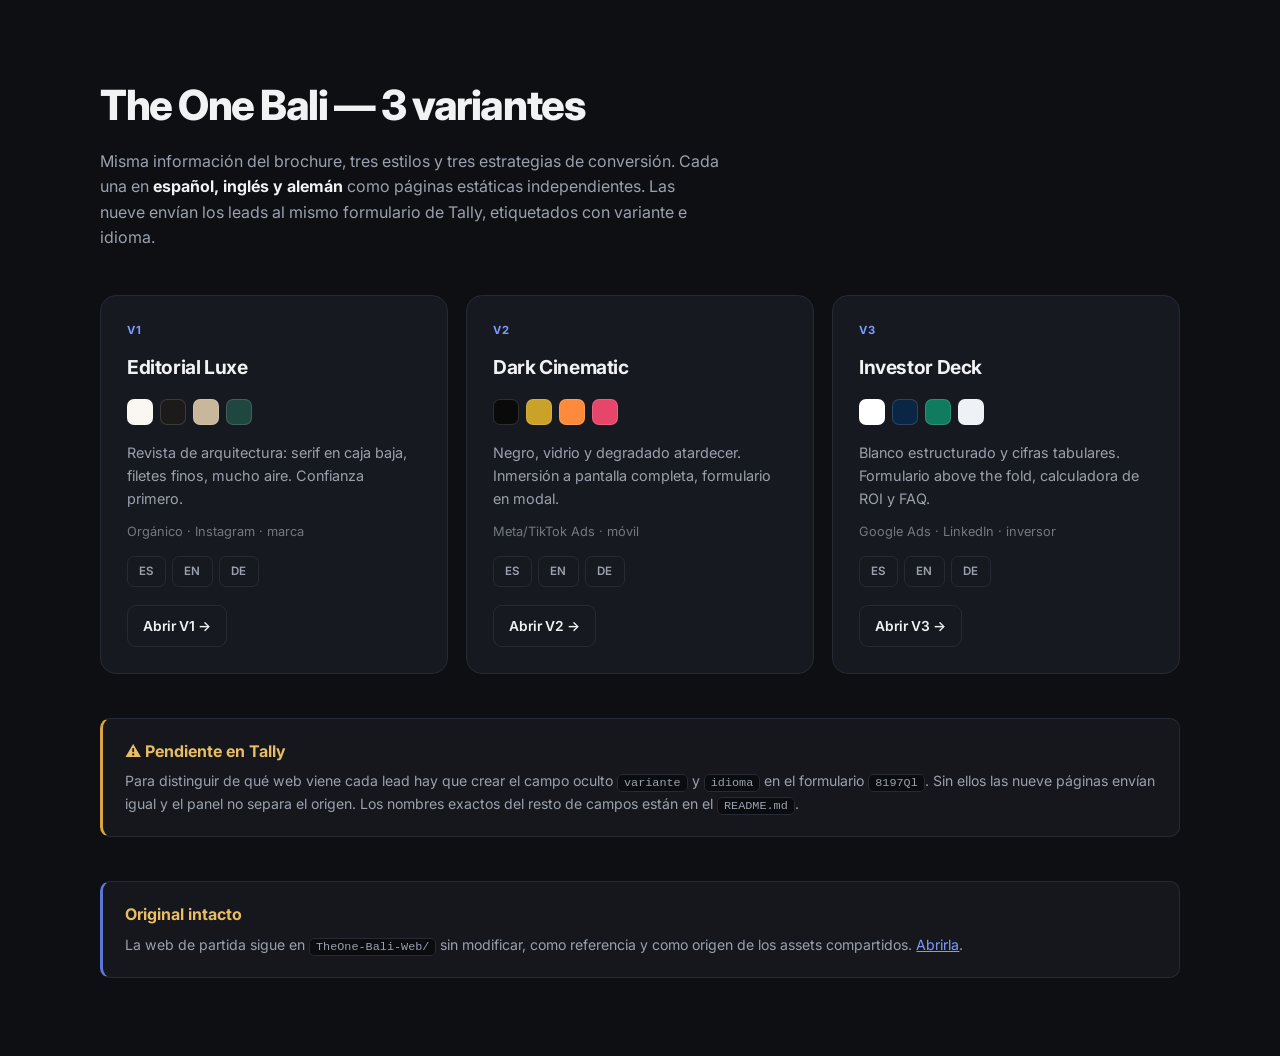
<file: index.html>
<!DOCTYPE html>
<html lang="es">
<head>
<meta charset="utf-8">
<meta name="viewport" content="width=device-width, initial-scale=1">
<meta name="robots" content="noindex">
<title>The One Bali — comparador de variantes</title>
<link href="https://fonts.googleapis.com/css2?family=Inter:wght@400;500;600;700;800&display=swap" rel="stylesheet">
<style>
  :root{--bg:#0d0f13;--card:#161920;--line:#252a34;--fg:#f1f2f4;--fg2:#9aa1ad;--accent:#7c9cff}
  *{box-sizing:border-box}
  body{margin:0;background:var(--bg);color:var(--fg);font:16px/1.6 Inter,system-ui,sans-serif;-webkit-font-smoothing:antialiased}
  .wrap{width:min(1080px,100% - 48px);margin:0 auto;padding:72px 0 80px}
  h1{font-size:clamp(1.9rem,4vw,2.6rem);font-weight:800;letter-spacing:-.035em;margin:0 0 10px}
  .sub{color:var(--fg2);max-width:62ch;margin:0 0 44px}
  .grid{display:grid;gap:18px;grid-template-columns:repeat(auto-fit,minmax(280px,1fr))}
  .card{background:var(--card);border:1px solid var(--line);border-radius:16px;padding:26px;display:grid;align-content:start;gap:12px;transition:border-color .2s,transform .2s}
  .card:hover{border-color:var(--accent);transform:translateY(-3px)}
  .tag{font-size:.7rem;font-weight:700;letter-spacing:.1em;text-transform:uppercase;color:var(--accent)}
  .card h2{font-size:1.2rem;font-weight:700;letter-spacing:-.02em;margin:0}
  .card p{color:var(--fg2);font-size:.9rem;margin:0}
  .sw{display:flex;gap:7px;margin:4px 0}
  .sw i{width:26px;height:26px;border-radius:7px;border:1px solid rgba(255,255,255,.14)}
  .go{margin-top:6px;display:inline-flex;align-items:center;gap:7px;font-size:.86rem;font-weight:600;color:var(--fg);text-decoration:none;border:1px solid var(--line);border-radius:9px;padding:9px 15px;justify-self:start;transition:background .2s}
  .go:hover{background:#1e2230}
  .note{margin-top:44px;padding:20px 22px;border:1px solid var(--line);border-left:3px solid #d9a441;border-radius:10px;background:#15171d}
  .note b{color:#e8bd63}
  .note p{color:var(--fg2);font-size:.88rem;margin:6px 0 0}
  .langs{display:flex;gap:6px;margin-top:2px}
  .langs a{font-size:.72rem;font-weight:600;letter-spacing:.04em;color:var(--fg2);text-decoration:none;border:1px solid var(--line);border-radius:7px;padding:5px 11px;transition:border-color .2s,color .2s}
  .langs a:hover{border-color:var(--accent);color:var(--fg)}
  code{background:#0a0c10;border:1px solid var(--line);border-radius:5px;padding:1px 6px;font-size:.84em}
</style>
</head>
<body>
<div class="wrap">
  <h1>The One Bali — 3 variantes</h1>
  <p class="sub">Misma información del brochure, tres estilos y tres estrategias de conversión.
     Cada una en <b style="color:var(--fg)">español, inglés y alemán</b> como páginas estáticas independientes.
     Las nueve envían los leads al mismo formulario de Tally, etiquetados con variante e idioma.</p>

  <div class="grid">
    <article class="card">
      <span class="tag">V1</span>
      <h2>Editorial Luxe</h2>
      <div class="sw"><i style="background:#FAF7F2"></i><i style="background:#1C1B19"></i><i style="background:#C9B79C"></i><i style="background:#1F4740"></i></div>
      <p>Revista de arquitectura: serif en caja baja, filetes finos, mucho aire. Confianza primero.</p>
      <p style="font-size:.8rem;opacity:.7">Orgánico · Instagram · marca</p>
      <div class="langs">
        <a href="v1-editorial/">ES</a><a href="v1-editorial/en/">EN</a><a href="v1-editorial/de/">DE</a>
      </div>
      <a class="go" href="v1-editorial/">Abrir V1 →</a>
    </article>

    <article class="card">
      <span class="tag">V2</span>
      <h2>Dark Cinematic</h2>
      <div class="sw"><i style="background:#0A0A0B"></i><i style="background:#C9A227"></i><i style="background:#FF8A3C"></i><i style="background:#E8456B"></i></div>
      <p>Negro, vidrio y degradado atardecer. Inmersión a pantalla completa, formulario en modal.</p>
      <p style="font-size:.8rem;opacity:.7">Meta/TikTok Ads · móvil</p>
      <div class="langs">
        <a href="v2-cinematic/">ES</a><a href="v2-cinematic/en/">EN</a><a href="v2-cinematic/de/">DE</a>
      </div>
      <a class="go" href="v2-cinematic/">Abrir V2 →</a>
    </article>

    <article class="card">
      <span class="tag">V3</span>
      <h2>Investor Deck</h2>
      <div class="sw"><i style="background:#FFFFFF"></i><i style="background:#0B2545"></i><i style="background:#0F7B5F"></i><i style="background:#EEF1F6"></i></div>
      <p>Blanco estructurado y cifras tabulares. Formulario above the fold, calculadora de ROI y FAQ.</p>
      <p style="font-size:.8rem;opacity:.7">Google Ads · LinkedIn · inversor</p>
      <div class="langs">
        <a href="v3-investor/">ES</a><a href="v3-investor/en/">EN</a><a href="v3-investor/de/">DE</a>
      </div>
      <a class="go" href="v3-investor/">Abrir V3 →</a>
    </article>
  </div>

  <div class="note">
    <b>⚠️ Pendiente en Tally</b>
    <p>Para distinguir de qué web viene cada lead hay que crear el campo oculto <code>variante</code>
       y <code>idioma</code> en el formulario <code>8197Ql</code>. Sin ellos las nueve páginas envían igual y el panel no separa el origen.
       Los nombres exactos del resto de campos están en el <code>README.md</code>.</p>
  </div>

  <div class="note" style="border-left-color:#5b78d9">
    <b>Original intacto</b>
    <p>La web de partida sigue en <code>TheOne-Bali-Web/</code> sin modificar,
       como referencia y como origen de los assets compartidos. <a href="TheOne-Bali-Web/" style="color:var(--accent)">Abrirla</a>.</p>
  </div>
</div>
</body>
</html>
</file>
